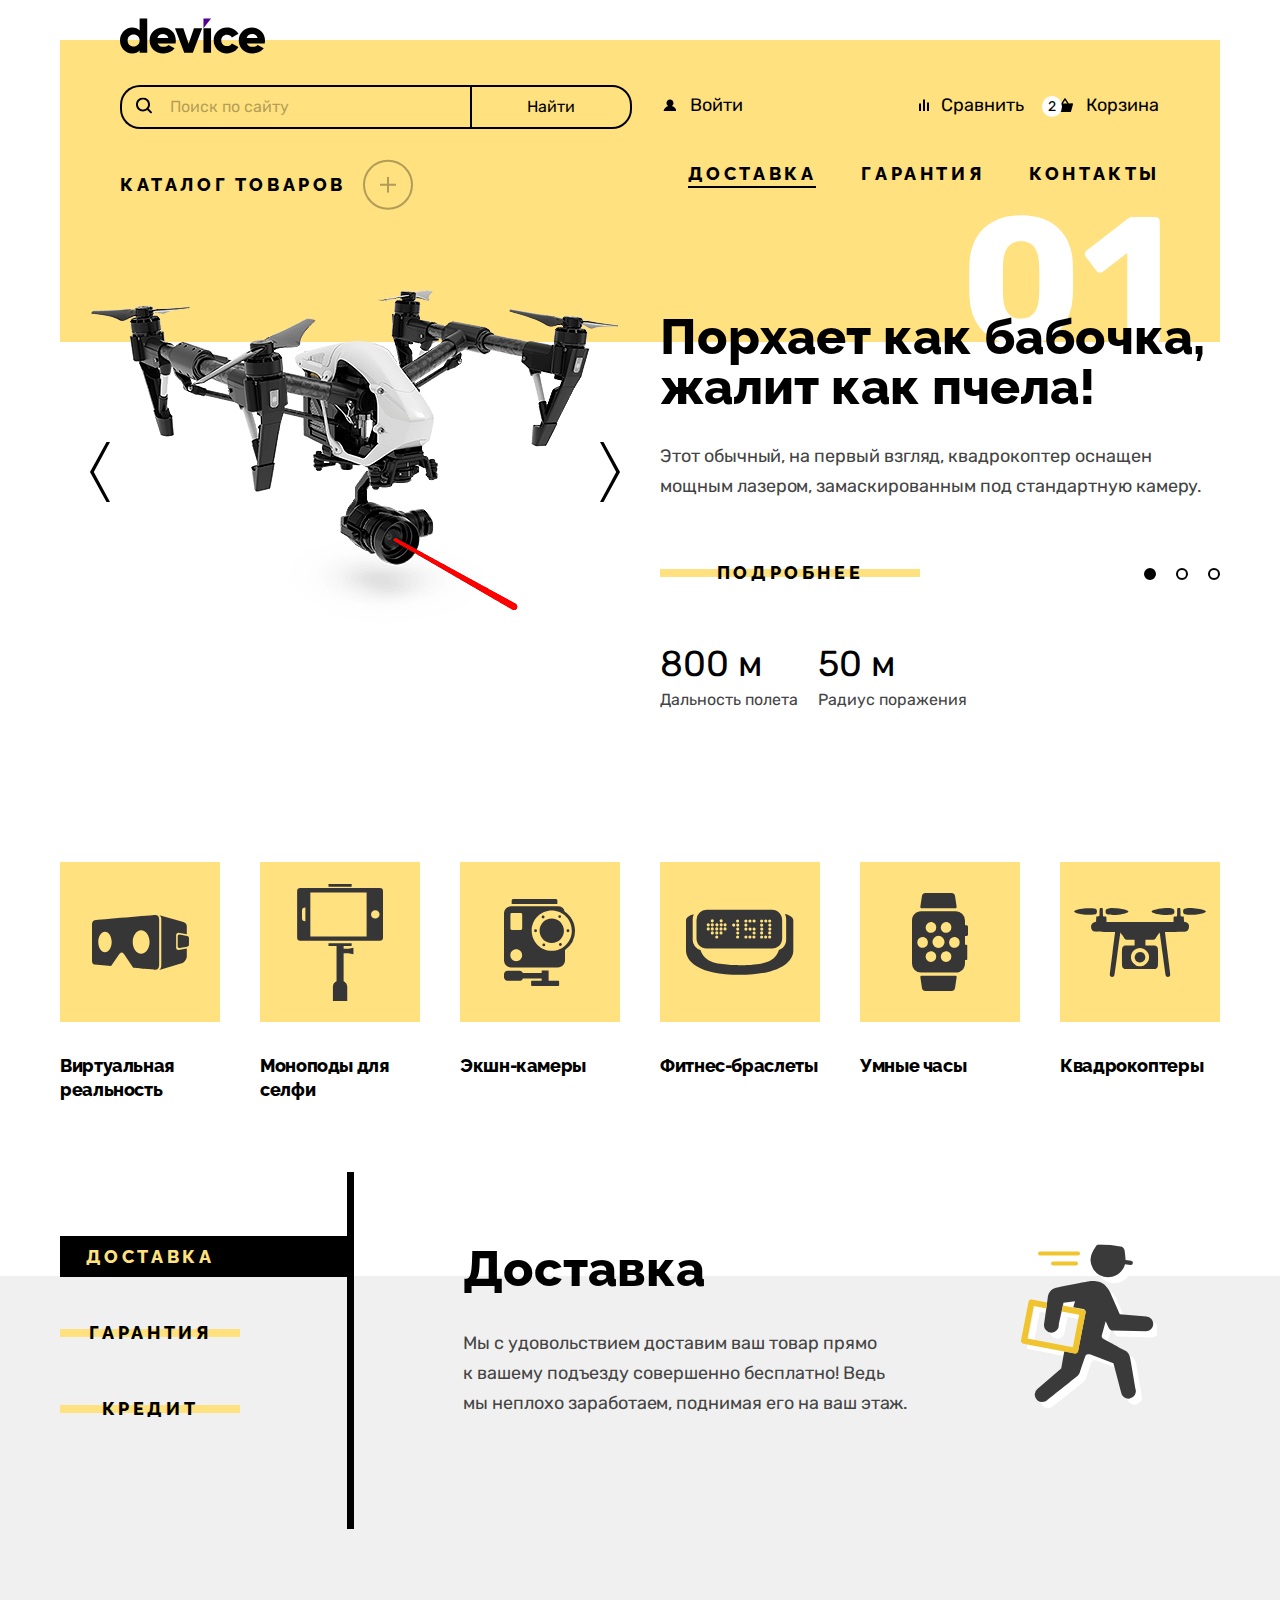
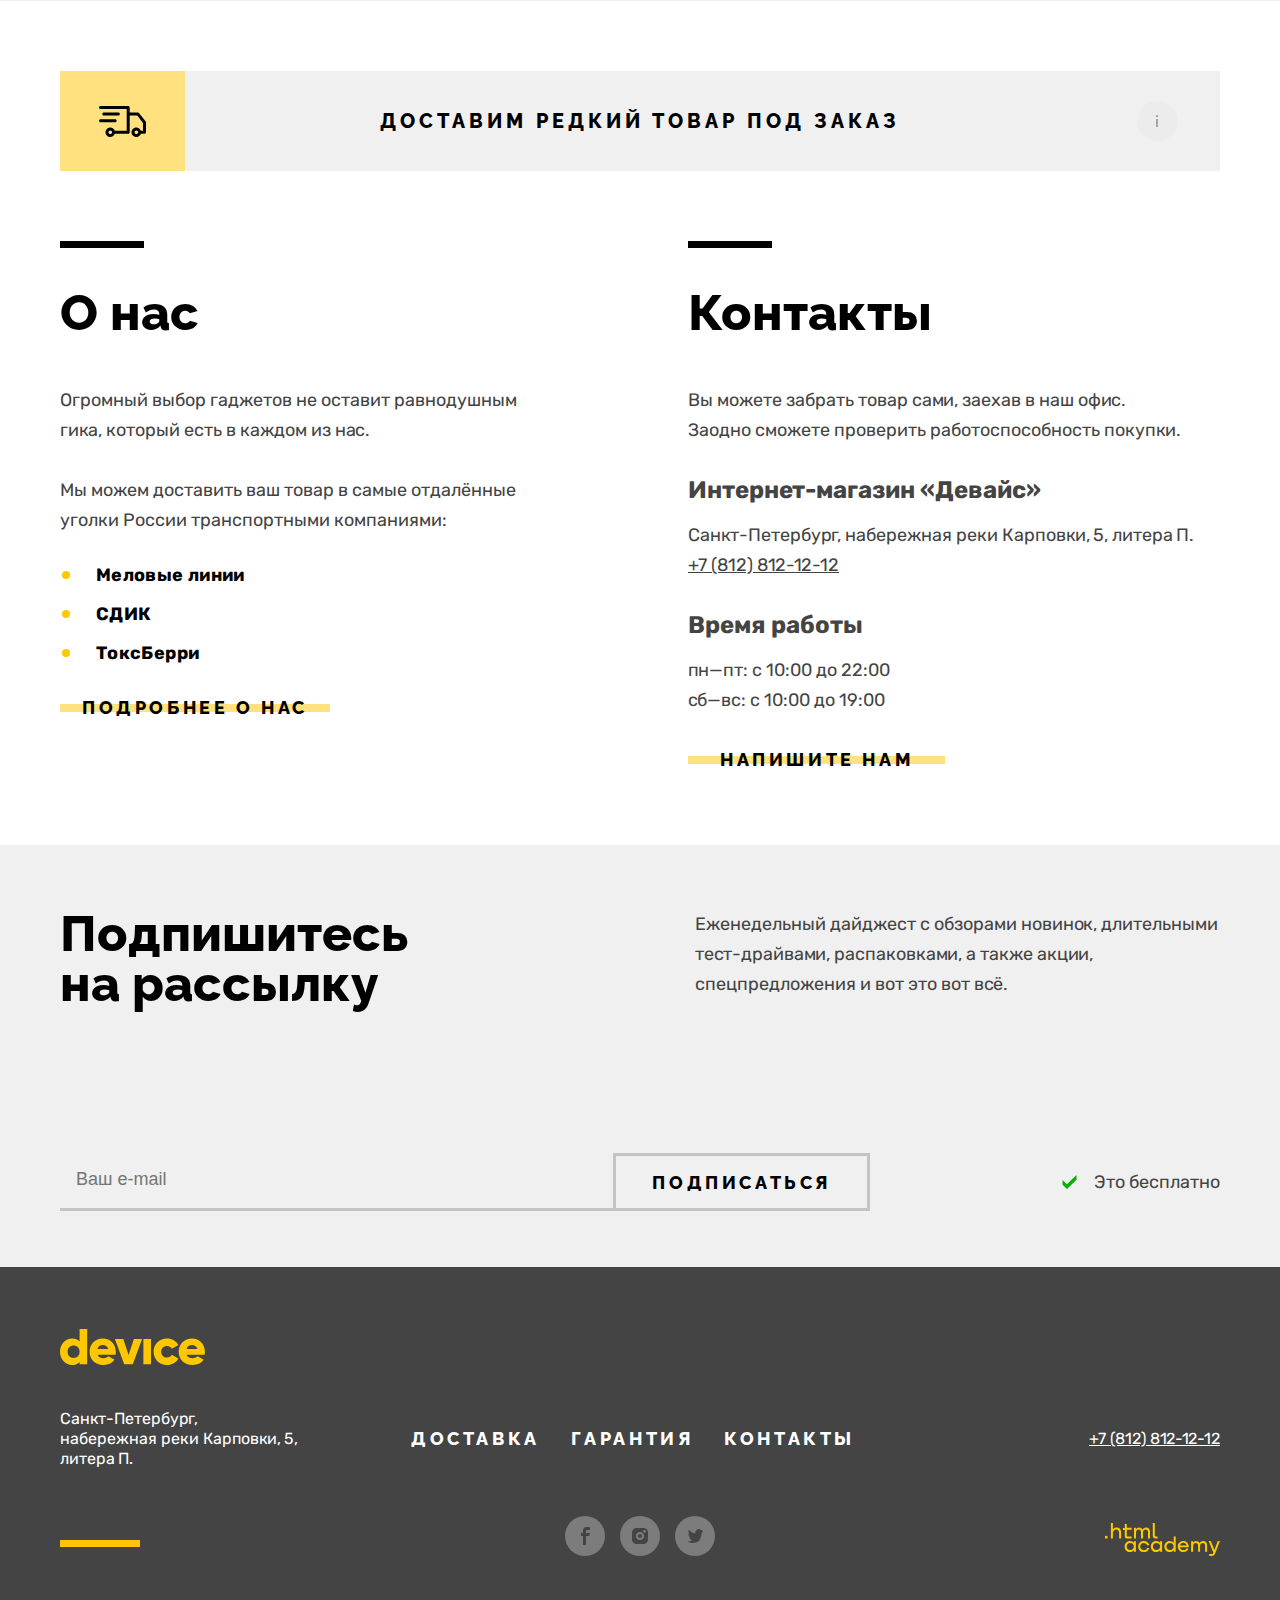
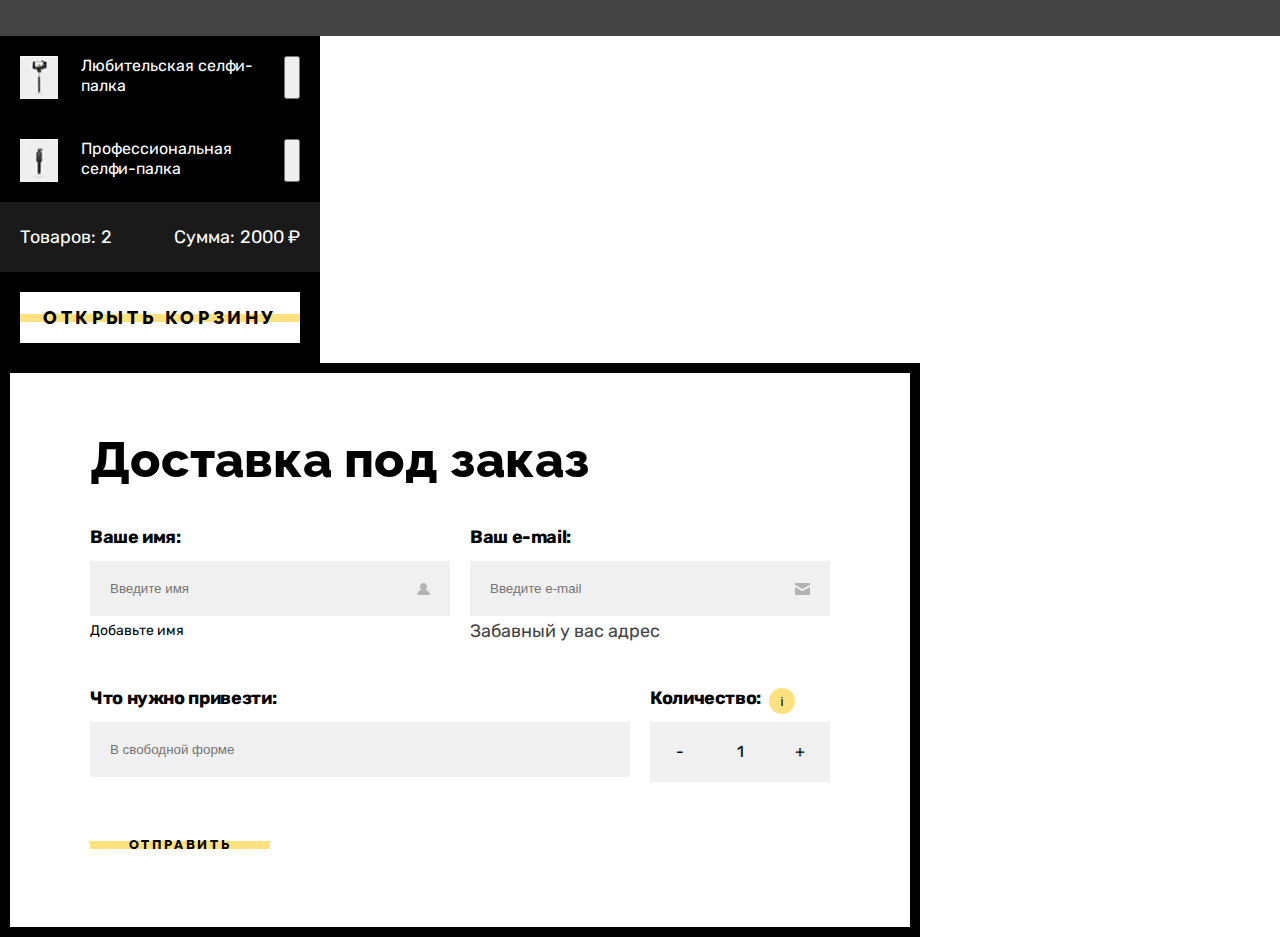
<file: index.html>
<!DOCTYPE html>
<html lang="ru">
  <head>
    <meta charset="utf-8">
    <meta name="viewport" content="width=device-width, initial-scale=1">
    <link href="css/style.css" rel="stylesheet">
    <title>Магазин гаджетов DEVICE</title>
  </head>
  <body>
    <header class="page-header">
      <nav class="main-navigation">
        <a class="logo-link logo-link-header">
          <img class="logo-img" src="img/header-logo.svg" alt="Логотип Device" width="145" height="36">
        </a>
        <div class="user-menu">
          <form action="https://echo.htmlacademy.ru/" method="get" class="search">
            <label>
              <span class="visually-hidden">Поиск по сайту</span>
              <input type="text" name="search" placeholder="Поиск по сайту">
            </label>
            <div class="submit-button-wrapper">
              <button type="submit">
                Найти
              </button>
            </div>
          </form>

          <ul class="navigation-list account-list">
            <li>
              <a href="#" class="login">Войти</a>
            </li>
          </ul>

          <ul class="navigation-list user-tools">
            <li>
              <a class="compare" href="#">Сравнить</a>
            </li>
            <li>
              <a class="cart" href="#">
                <span class="cart-counter">2</span>
                Корзина
              </a>
            </li>
          </ul>
        </div>
        <div class="user-menu">
          <div class="header-catalog-wrapper">
            <a class="header-catalog-title" href="">Каталог товаров</a>
            <ul class="header-catalog">
              <li>
                <a href="#" class="header-catalog-active">Виртуальная реальность</a>
              </li>
              <li>
                <a href="catalog.html">Моноподы для селфи</a>
              </li>
              <li>
                <a href="#">Экшн-камеры</a>
              </li>
             <li>
                <a href="#">Фитнес-браслеты</a>
              </li>
             <li>
                <a href="#">Умные часы</a>
              </li>
              <li>
               <a href="#">Квадрокоптеры</a>
              </li>
            </ul>
          </div>
          <ul class="header-info">
            <li>
              <a href="" class="info-item-active">Доставка</a>
            </li>
            <li>
             <a href="">Гарантия</a>
            </li>
           <li>
              <a href="">Контакты</a>
            </li>
          </ul>
        </div>
      </nav>
    </header>

    <main class="main-index main-container">
      <div class="page-wrapper">
       <h1 class="visually-hidden">Магазин гаджетов Device</h1>
        <div class="slider">
          <ul class="slider-list">
            <li class="slider-item">
              <div class="slider-img-wrapper">
                <img class="slider-img" src="img/slider-1.png" alt="Квадрокоптер" width="560" height="560">
                <div class="slider-buttons">
                  <button class="slider-button slider-button-prev" type="button">
                    <span class="visually-hidden">Предыдущее фото</span>
                  </button>
                 <button class="slider-button slider-button-next" type="button">
                   <span class="visually-hidden">Следующее фото</span>
                 </button>
                </div>
              </div>
              <div class="slider-content-wrapper">
                <b class="slider-title">Порхает как бабочка, жалит как пчела!</b>
                <p class="slider-description">Этот обычный, на первый взгляд, квадрокоптер оснащен мощным лазером, замаскированным под стандартную камеру.</p>
                <dl class="slider-item-character">
                  <div>
                    <dt>Дальность полета</dt>
                    <dd>800 м</dd>
                  </div>
                  <div>
                    <dt>Радиус поражения</dt>
                    <dd>50 м</dd>
                  </div>
                </dl>
                <a class="button slider-item-button" href="#">Подробнее</a>
              </div>
            </li>

           <li class="slider-item" hidden>
              <div class="slider-img-wrapper">
                <img class="slider-img" src="img/slider-2.png" alt="Фитнес-браслет" width="560" height="560">
                <div class="slider-buttons">
                  <button class="slider-button slider-button-prev" type="button">
                    <span class="visually-hidden">Предыдущее фото</span>
                  </button>
                 <button class="slider-button slider-button-next" type="button">
                   <span class="visually-hidden">Следующее фото</span>
                 </button>
                </div>
              </div>
              <div class="slider-content-wrapper">
                <b class="slider-title">Худеем <br> правильно!</b>
                <p class="slider-description">Мотивирующие фитнес-браслеты помогут найти в себе силы не пропускать занятия и соблюдать диету.</p>
                <dl class="slider-item-character">
                  <div>
                    <dt>Без подзарядки</dt>
                    <dd>48 часов</dd>
                  </div>
                </dl>
                <a class="button slider-item-button" href="#">Подробнее</a>
              </div>
            </li>

            <li class="slider-item" hidden>
              <div class="slider-img-wrapper">
                <img  class="slider-img" src="img/slider-3.png" alt="Палка для селфи" width="560" height="560">
                <div class="slider-buttons">
                  <button class="slider-button slider-button-prev" type="button">
                    <span class="visually-hidden">Предыдущее фото</span>
                  </button>
                 <button class="slider-button slider-button-next" type="button">
                   <span class="visually-hidden">Следующее фото</span>
                 </button>
                </div>
              </div>
              <div class="slider-content-wrapper">
                <b class="slider-title">Делай селфи, <br> как Бен Стиллер!</b>
                <p class="slider-description">Самая длинная палка для селфи доступна в нашем магазине. Восемь (Восемь, Карл!) метров длиной и весом всего 5 кг.</p>
                <dl class="slider-item-character">
                  <div>
                    <dt>Длина палки</dt>
                    <dd>8,5 м</dd>
                  </div>
                  <div>
                    <dt>Вес палки</dt>
                    <dd>5 кг</dd>
                  </div>
                  <div>
                    <dt>Материал</dt>
                    <dd>Карбон</dd>
                  </div>
                </dl>
                <a class="button slider-item-button" href="#">Подробнее</a>
              </div>
            </li>
          </ul>
          <ol class="slider-pagination">
            <li class="slider-pagination-item">
              <button class="slider-pagination-button slider-pagination-button-current"  type="button">
                <span class="visually-hidden">Первый слайд</span>
              </button>
            </li>
            <li class="slider-pagination-item">
              <button class="slider-pagination-button" type="button">
                <span class="visually-hidden">Второй слайд</span>
              </button>
            </li>
            <li class="slider-pagination-item">
              <button class="slider-pagination-button" type="button">
                <span class="visually-hidden">Третий слайд</span>
              </button>
            </li>
          </ol>
        </div>
        <section class="catalog">
          <h2 class="visually-hidden">Каталог товаров</h2>
         <ul class="catalog-list">
            <li class="catalog-item catalog_vr">
              <a href="#">Виртуальная реальность</a>
            </li>
            <li class="catalog-item catalog_monopode">
              <a href="catalog.html">Моноподы для селфи</a>
            </li>
            <li class="catalog-item catalog_action-cam">
              <a href="#">Экшн-камеры</a>
            </li>
            <li class="catalog-item catalog_fitness">
              <a href="#">Фитнес-браслеты</a>
            </li>
            <li class="catalog-item catalog_clocks">
              <a href="#">Умные часы</a>
            </li>
            <li class="catalog-item catalog_quadro">
              <a href="#">Квадрокоптеры</a>
            </li>
         </ul>
        </section>
      </div>

      <section class="services">
        <div class="page-wrapper">
         <h2 class="visually-hidden">Услуги</h2>
          <ul class="services-button-list">
            <li class="services-item-active">
              <button class="button services-button services-button-active" type="button">Доставка</button>
            </li>
            <li>
              <button class="button services-button" type="button">Гарантия</button>
            </li>
            <li>
              <button class="button services-button"  type="button">Кредит</button>
            </li>
          </ul>

          <ul class="services-list">
            <li class="services-delivery">
              <h3>Доставка</h3>
              <p class="services-description">Мы с удовольствием доставим ваш товар прямо <br> к вашему подъезду совершенно бесплатно! Ведь <br>
                мы неплохо заработаем, поднимая его на ваш этаж.</p>
            </li>

            <li class="services-guarantee">
              <h3>Гарантия</h3>
              <p class="services-description">Если из-за возгорания купленного у нас товара у ваc сгорит дом — не переживайте, мы выдадим вам новый.
                Товар, не дом, конечно же.</p>
            </li>

            <li class="services-credit">
              <h3>Кредит</h3>
              <p class="services-description">Залезть в долговую яму стало проще! Кредитные консультанты подберут для вас наиболее выгодные условия
                кредита. Выгодные для банка, разумеется.</p>
            </li>
          </ul>
        </div>
      </section>
      <div class="page-wrapper">
        <a class="promo" href="#">
          Доставим редкий товар под заказ
        </a>
      </div>

      <div class="main-columns page-wrapper">
        <section class="about">
          <h2 class="about-title">О нас</h2>
          <p class="about-description">Огромный выбор гаджетов не оставит равнодушным гика, который есть в каждом из нас.</p>
          <p class="about-description">Мы можем доставить ваш товар в самые отдалённые уголки России транспортными компаниями:</p>
          <ul class="about-list">
            <li>Меловые линии</li>
            <li>СДИК</li>
            <li>ТоксБерри</li>
          </ul>
          <a class="button about-button" href="">Подробнее о нас</a>
        </section>

        <section class="contacts">
          <h2 class="contacts-title">Контакты</h2>
          <p class="contacts-description">Вы можете забрать товар сами, заехав в наш офис. Заодно сможете проверить работоспособность покупки.</p>
          <h3 class="contacts-subtitle">Интернет-магазин «Девайс»</h3>
          <address class="contacts-address">
            <ul class="contacts-address-list">
              <li>
                Санкт-Петербург, набережная реки Карповки, 5, литера П.
              </li>

              <li>
                <a class="contacts-phone" href="tel:88128121212">+7 (812) 812-12-12</a>
              </li>
            </ul>
          </address>
          <h3 class="contacts-subtitle">Время работы</h3>
          <ul class="contacts-schedule">
            <li>пн—пт: с 10:00 до 22:00</li>
            <li>сб—вс: с 10:00 до 19:00</li>
          </ul>

          <a class="button contacts-button" href="#">Напишите нам</a>
        </section>
      </div>

      <section class="newsletter">
        <div class="page-wrapper">
          <div class="newsletter-intro">
            <h2 class="newsletter-title">Подпишитесь на рассылку</h2>
            <p class="newsletter-description">Еженедельный дайджест с обзорами новинок, длительными тест-драйвами, распаковками, а также акции, спецпредложения и вот это вот всё.</p>
          </div>
          <div class="newsletter-form-wrapper">
            <form class="newsletter-form">
              <label for="newsletter-email" class="visually-hidden">Ваш Email</label>
              <input class="newsletter-email" type="email" name="email" id="newsletter-email" placeholder="Ваш e-mail">

              <button type="submit">Подписаться</button>
            </form>
            <p class="newsletter-free">Это бесплатно</p>
          </div>
        </div>
      </section>
    </main>

    <footer class="page-footer">
      <div class="page-wrapper">
        <a class="logo-link footer-logo-link">
          <img class="logo-img" src="img/footer-logo.svg" alt="Логотип Device" width="145" height="36">
        </a>
        <div class="footer-middle">
          <address class="page-footer-address">
            Санкт-Петербург, набережная реки Карповки, 5, литера П.
          </address>
          <ul class="footer-info">
            <li>
              <a href="#">Доставка</a>
            </li>
            <li>
              <a href="#">Гарантия</a>
            </li>
            <li>
              <a href="#">Контакты</a>
            </li>
          </ul>
          <a class="footer-phone" href="tel:88128121212">+7 (812) 812-12-12</a>
        </div>
        <div class="footer-bottom">
          <ul class="footer-social">
            <li>
              <a class="footer-social-link" href="#">
                <svg aria-hidden="true" focusable="false" width="40" height="40" viewBox="0 0 40 40" fill="none" xmlns="http://www.w3.org/2000/svg">
                  <circle cx="20" cy="20" r="20" fill="white" fill-opacity="0.3"/>
                  <path d="M22.5 14H25V11H21.6C18.8 11 18 12.7 18 15.2V17H16V20H18V29H21V20H24.3L24.9 17H21V15.5C21 14.7 21.3 14 22.5 14Z" fill="#444444"/>
                </svg>
                <span class="visually-hidden">Фейсбук</span>
              </a>
            </li>
            <li>
              <a class="footer-social-link" href="#">
                <svg aria-hidden="true" focusable="false" width="40" height="40" viewBox="0 0 40 40" fill="none" xmlns="http://www.w3.org/2000/svg">
                  <circle cx="20" cy="20" r="20" fill="white" fill-opacity="0.3"/>
                  <path d="M20 22C21.1046 22 22 21.1046 22 20C22 18.8954 21.1046 18 20 18C18.8954 18 18 18.8954 18 20C18 21.1046 18.8954 22 20 22Z" fill="#444444"/>
                  <path d="M26.7 13.3C25.8 12.4 24.7 12 23.3 12H16.7C13.9 12 12 13.9 12 16.7V23.3C12 24.7 12.4 25.9 13.4 26.7C14.3 27.6 15.4 28 16.7 28H23.3C24.7 28 25.9 27.6 26.7 26.7C27.5 25.8 28 24.7 28 23.3V16.7C28 15.3 27.6 14.1 26.7 13.3ZM20 24.1C17.8 24.1 15.9 22.3 15.9 20C15.9 17.7 17.8 15.9 20 15.9C22.2 15.9 24.1 17.7 24.1 20C24.1 22.3 22.2 24.1 20 24.1ZM24.6 16.7C23.9 16.7 23.3 16.2 23.3 15.4C23.3 14.6 23.8 14.1 24.6 14.1C25.3 14.1 25.9 14.7 25.9 15.4C25.9 16.1 25.3 16.7 24.6 16.7Z" fill="#444444"/>
                </svg>
                <span class="visually-hidden">Инстаграм</span></a>
            </li>
            <li>
              <a class="footer-social-link" href="#">
                <svg aria-hidden="true" focusable="false" width="40" height="40" viewBox="0 0 40 40" fill="none" xmlns="http://www.w3.org/2000/svg">
                  <circle cx="20" cy="20" r="20" fill="white" fill-opacity="0.3"/>
                  <path d="M22.7 13.1551C24.2 12.6551 25.3 13.4551 25.9 14.2551C26.4 14.0551 27 13.8551 27.6 13.6551C27.6 14.4551 27.1 15.0551 26.8 15.2551C27.5 15.4551 28 14.8551 28 14.8551C27.9 15.7551 27.1 16.5551 26.6 16.7551C26.4 23.0551 23.8 27.1551 17.7 27.0551C17.2 27.0551 17.8 27.0551 17.3 27.0551C17 27.0551 13.6 26.6551 13 25.2551C15 25.4551 16.4 24.8551 17.1 24.1551C16.3 23.8551 14.7 23.7551 14.5 21.3551C14.8 21.5551 15 21.6551 15.6 21.5551C14.5 20.7551 13.3 20.0551 13.4 18.0551C13.7 18.3551 14.3 18.5551 14.6 18.4551C14 18.2551 12.8 15.3551 13.8 13.8551C15.4 15.5551 17.1 17.2551 20.1 17.3551C20.3 15.2551 21.1 13.8551 22.7 13.1551Z" fill="#444444"/>
                </svg>
                <span class="visually-hidden">Твиттер</span></a>
            </li>
          </ul>

          <a class="copyright" href="#">
            <svg aria-hidden="true" focusable="false" width="115" height="33" viewBox="0 0 115 33" fill="none" xmlns="http://www.w3.org/2000/svg" aria-label="Логотип HTMLAcademy">
              <path d="M0 12.9V15.5H2.5V12.9H0Z" fill="#FFC700"/>
              <path d="M11.6 4.5C10 4.5 8.8 5.2 8 6.2H7.9V0H5.9V15.5H7.9V10.2C7.9 8.1 9.2 6.6 11.2 6.6C13 6.6 14.1 8 14.1 9.8V15.5H16.1V9.4C16.2 6.4 14.3 4.5 11.6 4.5Z" fill="#FFC700"/>
              <path d="M26.6 4.8H21.8V1.1H19.8V4.9H17.9V6.9H19.8V12.9C19.8 14.6 20.8 15.6 22.5 15.6H26.6V13.6H22.9C22.2 13.6 21.8 13.2 21.8 12.5V6.8H26.6V4.8Z" fill="#FFC700"/>
              <path d="M41.1 4.6C39.5 4.6 38.2 5.4 37.6 6.7H37.5C36.9 5.5 35.7 4.6 34.1 4.6C32.7 4.6 31.6 5.4 31 6.4H30.9V4.8H29V15.4H31V10C31 8 32 6.5 33.6 6.5C35.1 6.5 36 7.5 36 9.1V15.4H38V9.8C38 7.4 39.4 6.5 40.6 6.5C42.1 6.5 43 7.5 43 9.1V15.4H45V8.9C45.1 6.4 43.6 4.6 41.1 4.6Z" fill="#FFC700"/>
              <path d="M47.8 12.7C47.8 14.4 48.8 15.4 50.6 15.4H52.6V13.4H50.9C50.2 13.4 49.8 13 49.8 12.3V0H47.8V12.7Z" fill="#FFC700"/>
              <path d="M28.9 19.7C28 18.6 26.7 17.9 25 17.9C21.9 17.9 19.6 20.2 19.6 23.5C19.6 26.8 21.9 29.1 25 29.1C26.8 29.1 28 28.3 28.8 27.2H28.9V28.8H30.9V18.2H28.9V19.7ZM25.3 27.1C23.1 27.1 21.7 25.5 21.7 23.5C21.7 21.5 23.1 19.9 25.3 19.9C27.5 19.9 28.9 21.5 28.9 23.5C28.9 25.4 27.5 27.1 25.3 27.1Z" fill="#FFC700"/>
              <path d="M44.2 22C43.7 19.6 41.6 17.9 38.8 17.9C35.4 17.9 33.2 20.4 33.2 23.5C33.2 26.6 35.4 29.1 38.8 29.1C41.6 29.1 43.7 27.3 44.2 24.9H42.1C41.7 26.2 40.4 27.2 38.8 27.2C36.6 27.2 35.2 25.6 35.2 23.6C35.2 21.6 36.6 20 38.8 20C40.4 20 41.6 21 42.1 22.2H44.2V22Z" fill="#FFC700"/>
              <path d="M55.1 19.7C54.2 18.6 52.9 17.9 51.2 17.9C48.1 17.9 45.8 20.2 45.8 23.5C45.8 26.8 48.1 29.1 51.2 29.1C53 29.1 54.2 28.3 55 27.2H55.1V28.8H57.1V18.2H55.1V19.7ZM51.5 27.1C49.3 27.1 47.9 25.5 47.9 23.5C47.9 21.5 49.3 19.9 51.5 19.9C53.7 19.9 55.1 21.5 55.1 23.5C55.1 25.4 53.6 27.1 51.5 27.1Z" fill="#FFC700"/>
              <path d="M68.7 19.8C67.8 18.7 66.5 17.9 64.8 17.9C61.7 17.9 59.4 20.2 59.4 23.5C59.4 26.8 61.6 29.1 64.8 29.1C66.5 29.1 67.8 28.3 68.6 27.3H68.7V28.8H70.7V13.4H68.7V19.8ZM65.1 27.1C62.9 27.1 61.5 25.5 61.5 23.5C61.5 21.5 62.9 19.9 65.1 19.9C67.3 19.9 68.7 21.5 68.7 23.5C68.6 25.5 67.2 27.1 65.1 27.1Z" fill="#FFC700"/>
              <path d="M78.3 17.9C75 17.9 72.8 20.4 72.8 23.5C72.8 26.5 74.9 29.1 78.3 29.1C80.8 29.1 82.8 27.8 83.5 25.5H81.4C80.9 26.5 79.8 27.1 78.4 27.1C76.5 27.1 75.1 25.8 75 24.2H83.8C84 20.6 81.8 17.9 78.3 17.9ZM78.3 19.8C80 19.8 81.3 20.8 81.6 22.4H75.1C75.4 20.9 76.6 19.8 78.3 19.8Z" fill="#FFC700"/>
              <path d="M98.2 17.9C96.6 17.9 95.3 18.7 94.6 19.9H94.5C93.9 18.7 92.7 17.9 91.1 17.9C89.7 17.9 88.6 18.6 88 19.7V18.2H86.1V28.8H88.1V23.4C88.1 21.4 89.1 20 90.7 19.9C92.2 19.9 93.1 20.9 93.1 22.5V28.8H95.1V23.2C95.1 20.8 96.5 19.9 97.7 19.9C99.2 19.9 100.1 20.9 100.1 22.5V28.8H102.1V22.3C102.2 19.7 100.7 17.9 98.2 17.9Z" fill="#FFC700"/>
              <path d="M109.4 27L105.8 18.1H103.6L108.4 29.7C108.1 30.6 107.7 30.9 106.7 30.9H104.2V32.9H106.7C108.5 32.9 109.5 32.1 110.2 30.3L114.9 18.1H112.8L109.4 27Z" fill="#FFC700"/>
            </svg>
          </a>
        </div>
      </div>
    </footer>

    <section class="modal-cart">
        <h2 class="visually-hidden">Корзина</h2>
        <ul class="cart-products">
         <li>
            <a href="#">
              <img src="img/cart-product-1.jpg" alt="" width="39" height="43">
              <h3>Любительская селфи-палка</h3>
            </a>
            <button class="delete-button" type="button">
              <span class="visually-hidden">Удалить</span>
            </button>
          </li>
          <li>
            <a href="#">
              <img src="img/cart-product-2.jpg" alt="" width="39" height="43">
              <h3>Профессиональная селфи-палка</h3>
            </a>
              <button class="delete-button"  type="button">
                <span class="visually-hidden">Удалить</span>
              </button>
          </li>
         </ul>
      <dl class="cart-total">
        <div class="cart-total-wrapper">
          <dt>Товаров:</dt>
          <dd>2</dd>
        </div>
        <div class="cart-total-wrapper">
          <dt>Сумма:</dt>
          <dd>2000 ₽</dd>
        </div>
      </dl>
      <a class="button modal-cart-button" href="#">Открыть корзину</a>
    </section>

    <section class="modal-delivery">
      <h2 class="delivery-title">Доставка под заказ</h2>
      <form class="delivery-form" action="https://echo.htmlacademy.ru/" method="post">
        <div class="modal-delivery-wrapper">
          <div class="input-wrapper">
            <label for="delivery-name">Ваше имя:</label>
            <input class="delivery-name" id="delivery-name" type="text" name="name" placeholder="Введите имя">
            <span class="input-help">Добавьте имя</span>
          </div>

          <div class="input-wrapper">
            <label for="delivery-email">Ваш e-mail:</label>
            <input class="delivery-email" id="delivery-email" type="email" name="email" placeholder="Введите e-mail">
            <span class="email-error">Забавный у вас адрес</span>
          </div>
        </div>

        <div class="modal-delivery-wrapper">
          <div class="input-wrapper">
            <label for="delivery-goods">Что нужно привезти:</label>
            <input class="delivery-goods" id="delivery-goods" type="text" name="order" placeholder="В свободной форме">
          </div>

          <div class="input-wrapper">
            <div class="quantity-wrapper">
              <label for="quantity">Количество:</label>
              <button class="tooltip-button">
                <span class="visually-hidden">Дополнительная информация про возможное количество</span>
                i
              </button>
              <p class="tooltip-text">Постараемся найти, сколько нужно. Привезём сколько получится по требованиям
            к провозу багажа.</p>
            </div>
            <div class="quantity-wrapper">
              <button type="button" class="quantity-button quantity-decrease">
                -
                <span class="visually-hidden">Уменьшить количество</span>
             </button>
              <input class="delivery-quantity" id="quantity" type="text" name="order" value="1">
              <button type="button" class="quantity-button quantity-increase">
                +
                <span class="visually-hidden">Увеличить количество</span>
             </button>
            </div>
          </div>
        </div>
        <button class="button delivery-form-button" type="submit">Отправить</button>
      </form>
    </section>
  </body>
</html>
</file>
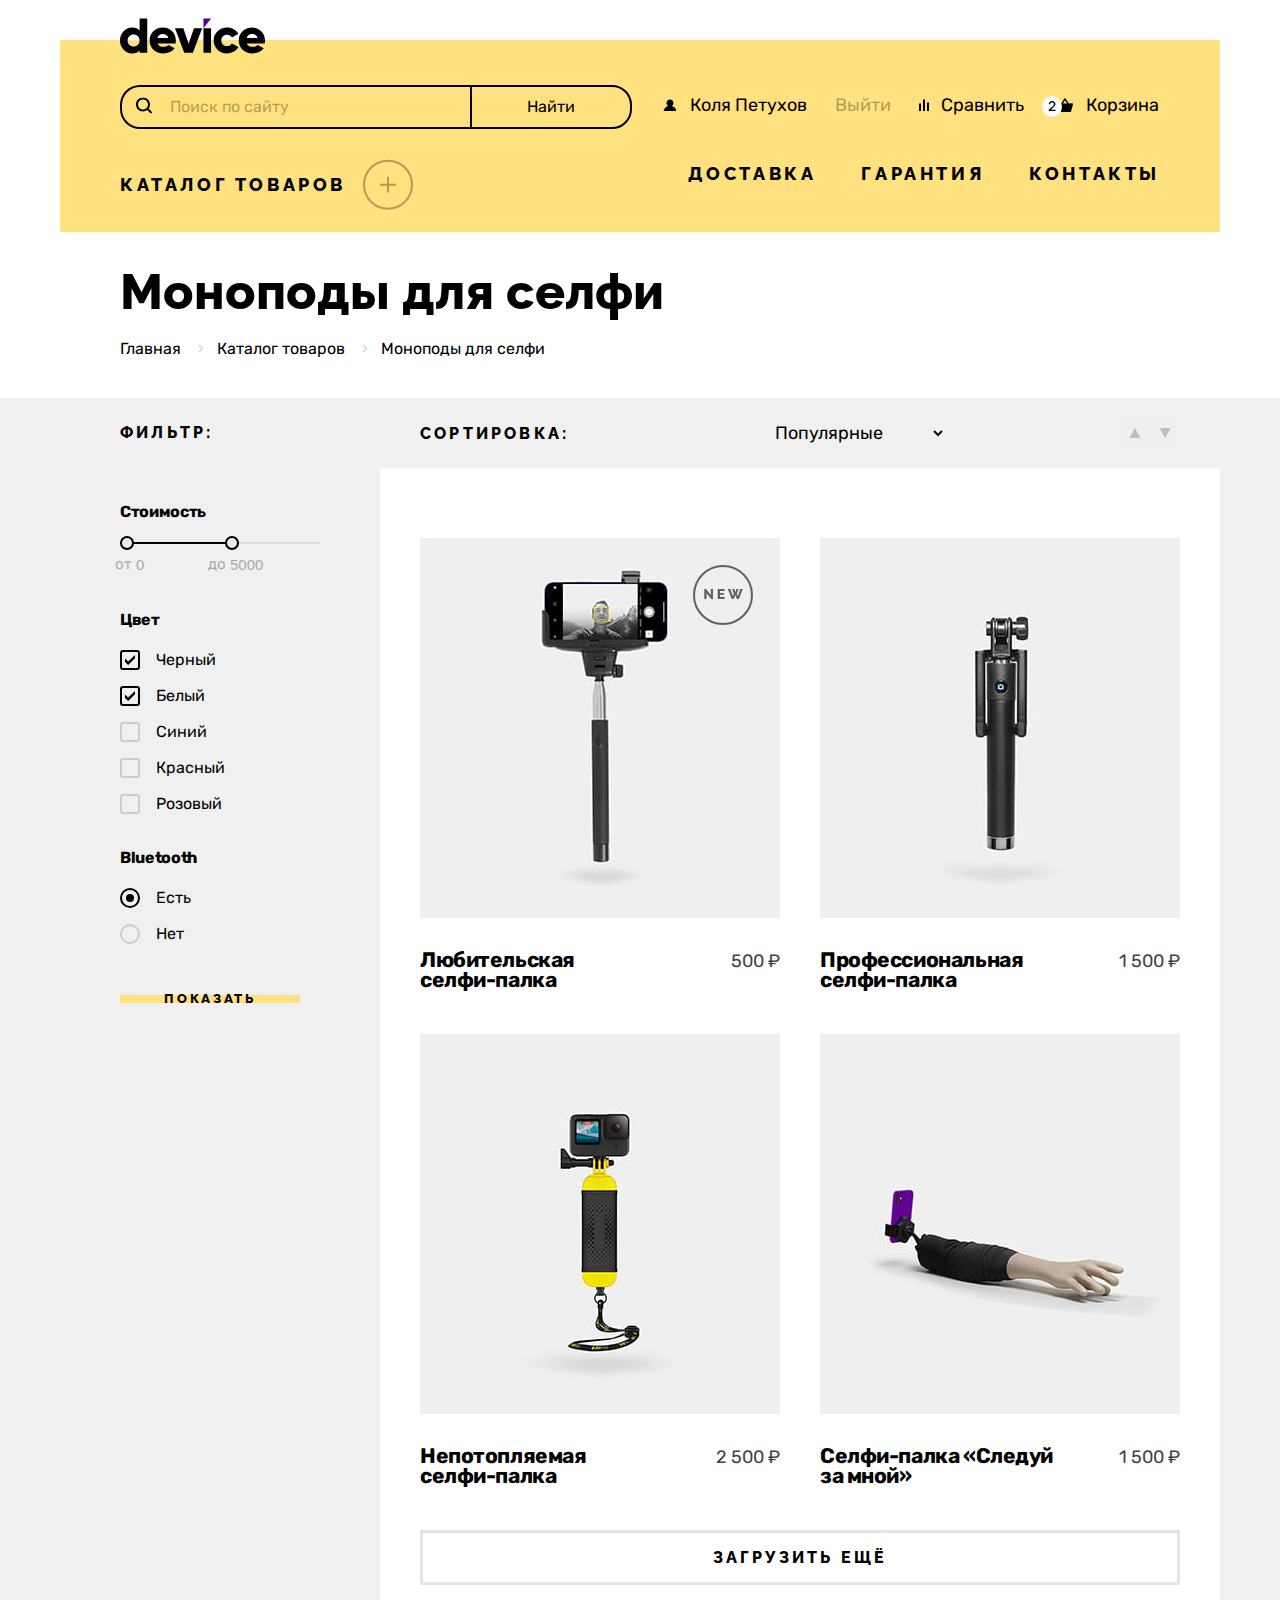
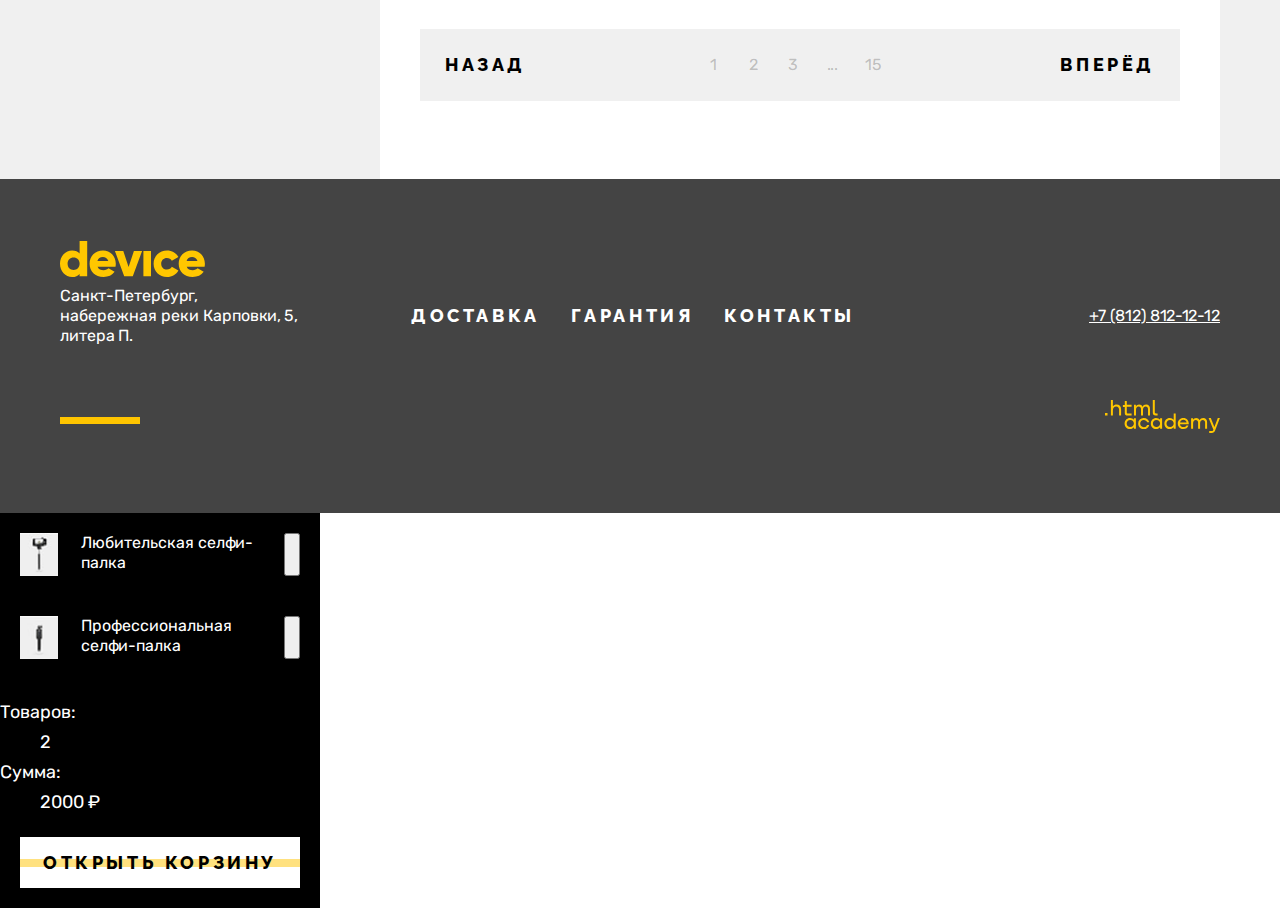
<file: catalog.html>
<!DOCTYPE html>
<html lang="ru">
  <head>
    <meta charset="utf-8">
    <meta name="viewport" content="width=device-width, initial-scale=1">
    <link href="css/style.css" rel="stylesheet">
    <title>Магазин гаджетов DEVICE</title>
  </head>
  <body>
    <header class="page-header">
      <nav class="main-navigation">
        <a class="logo-link logo-link-header" href="index.html">
          <img class="logo-img" src="img/header-logo.svg" alt="Логотип Device" width="145" height="36">
        </a>
        <div class="user-menu">
          <form action="https://echo.htmlacademy.ru/" method="get" class="search">
            <label>
              <span class="visually-hidden">Поиск по сайту</span>
              <input type="text" name="search" placeholder="Поиск по сайту">
            </label>
            <div class="submit-button-wrapper">
              <button type="submit">
                Найти
              </button>
            </div>
          </form>

          <ul class="navigation-list account-list">
            <li>
              <a class="login" href="#">Коля Петухов</a>
            </li>
            <li>
              <a class="logout" href="#">Выйти</a>
            </li>
          </ul>

          <ul class="navigation-list user-tools">
            <li>
              <a class="compare" href="#">Сравнить</a>
            </li>
            <li>
              <a class="cart" href="#">
                <span class="cart-counter">2</span>
                Корзина
              </a>
            </li>
          </ul>
        </div>
        <div class="user-menu">
          <div class="header-catalog-wrapper">
            <a class="header-catalog-title" href="">Каталог товаров</a>
            <ul class="header-catalog">
              <li>
                <a href="#">Виртуальная реальность</a>
              </li>
              <li>
                <a href="catalog.html">Моноподы для селфи</a>
              </li>
              <li>
                <a href="#">Экшн-камеры</a>
              </li>
             <li>
                <a href="#">Фитнес-браслеты</a>
              </li>
             <li>
                <a href="#">Умные часы</a>
              </li>
              <li>
               <a href="#">Квадрокоптеры</a>
              </li>
            </ul>
          </div>
          <ul class="header-info">
            <li>
              <a href="">Доставка</a>
            </li>
            <li>
             <a href="">Гарантия</a>
            </li>
           <li>
              <a href="">Контакты</a>
            </li>
          </ul>
        </div>
      </nav>
    </header>

    <main class="main-inner main-container">
      <div class="inner-container">
        <h1 class="page-title">Моноподы для селфи</h1>
        <ul class="breadcrumbs">
          <li>
            <a href="index.html">Главная</a>
          </li>
          <li>
            <a href="#">Каталог товаров</a>
          </li>
          <li>
            <a href="#">Моноподы для селфи</a>
          </li>
        </ul>
      </div>
      <section class="catalog-products">
        <div class="inner-columns">
          <h2 class="visually-hidden">Список товаров с фильтрами</h2>
          <form class="catalog-filter" action="https://echo.htmlacademy.ru/" method="get">
            <h3 class="form-title">Фильтр:</h3>
            <fieldset class="catalog-filter-group filter-price">
              <legend>Стоимость</legend>
              <div class="range-scale">
                <div class="range-bar" style="left: 0; right: 81px">
                  <button type="button" class="range-toggle toggle-min">
                    <span class="visually-hidden">Изменить минимальную цену</span>
                  </button>

                  <button type="button" class="range-toggle toggle-max">
                    <span class="visually-hidden">Изменить максимальную цену</span>
                  </button>
                </div>
              </div>
              <div class="range-inputs-wrapper">
                <label class="range-input-min"> от
                  <input type="number" name="min-price" placeholder="0">
                </label>

                <label class="range-input-max"> до
                  <input type="number" name="max-price" placeholder="5000">
                </label>
              </div>
            </fieldset>
            <fieldset class="catalog-filter-group filter-color">
              <legend>Цвет</legend>
              <ul class="catalog-filter-list color-list">
                <li>
                  <label class="control">
                    <input class="visually-hidden control-input" type="checkbox" name="color-black" checked>
                    <span class="control-mark"></span>
                    <span class="control-label">Черный</span>
                  </label>
                </li>
                <li>
                  <label class="control">
                    <input class="visually-hidden control-input" type="checkbox" name="color-white" checked>
                    <span class="control-mark"></span>
                    <span class="control-label">Белый</span>
                  </label>
                </li>
                <li>
                  <label class="control">
                    <input class="visually-hidden control-input" type="checkbox" name="color-blue">
                    <span class="control-mark"></span>
                    <span class="control-label">Синий</span>
                  </label>
                </li>
                <li>
                  <label class="control">
                    <input class="visually-hidden control-input" type="checkbox" name="color-red">
                    <span class="control-mark"></span>
                    <span class="control-label">Красный</span>
                  </label>
                </li>
                <li>
                  <label class="control">
                    <input class="visually-hidden control-input" type="checkbox" name="color-pink">
                    <span class="control-mark"></span>
                    <span class="control-label">Розовый</span>
                  </label>
                </li>
              </ul>
            </fieldset>
            <fieldset class="catalog-filter-group filter-bluetooth">
              <legend>Bluetooth</legend>
              <ul class="catalog-filter-list bluetooth-list">
                <li>
                  <label class="control">
                    <input class="visually-hidden control-input" type="radio" name="bluetooth" value="yes" checked>
                    <span class="control-mark"></span>
                    <span class="control-label">Есть</span>
                  </label>
                </li>
                <li>
                  <label class="control">
                    <input class="visually-hidden control-input"  type="radio" name="bluetooth" value="no">
                    <span class="control-mark"></span>
                    <span class="control-label">Нет</span>
                  </label>
                </li>
              </ul>
            </fieldset>
            <button class="button" type="submit">Показать</button>
          </form>
          <div class="catalog-columns">
            <div class="sorting-wrapper">
              <form class="sorting" action="https://echo.htmlacademy.ru/" method="get">
                <label class="form-title" for="sorting">Сортировка:</label>
                <select id="sorting" name="sorting" class="sorting-control">
                  <option value="sorting-popular">Популярные</option>
                  <option value="sorting-cheap">Сначала дешевые</option>
                  <option value="sorting-expensive">Сначала дорогие</option>
                </select>
              </form>
              <button class="sorting-button sorting-button-cheap">
                <span class="visually-hidden">Сначала дешевые</span>
              </button>
              <button class="sorting-button sorting-button-expensive">
                <span class="visually-hidden">Сначала дорогие</span>
              </button>
            </div>

            <div class="products-list-wrapper">
              <ul class="products-list">
                <li class="products-item products-item-new" tabindex="0">
                  <img class="product-image" src="img/catalog-1.jpg" alt="" width="360" height="380">
                  <div class="product-description">
                    <h3 class="product-title">Любительская <br> селфи-палка</h3>
                    <b class="product-price">500 ₽</b>
                  </div>
                  <a href="#" class="button product-button">Подробнее</a>
                </li>
                <li class="products-item" tabindex="0">
                  <img class="product-image"  src="img/catalog-2.jpg" alt="" width="360" height="380">
                  <div class="product-description">
                    <h3 class="product-title">Профессиональная селфи-палка</h3>
                    <b class="product-price">1 500 ₽</b>
                  </div>

                  <a href="#" class="button product-button">Подробнее</a>
                </li>
                <li class="products-item" tabindex="0">
                  <img class="product-image"  src="img/catalog-3.jpg" alt="" width="360" height="380">
                  <div class="product-description">
                    <h3 class="product-title">Непотопляемая
                      селфи-палка</h3>
                      <b class="product-price">2 500 ₽</b>
                    </div>
                  <a href="#" class="button product-button">Подробнее</a>
                </li>
                <li class="products-item" tabindex="0">
                  <img class="product-image"  src="img/catalog-4.jpg" alt="Селфи-палка в виде руки" width="360" height="380">
                  <div class="product-description">
                    <h3 class="product-title">Селфи-палка «Следуй за мной»</h3>
                    <b class="product-price">1 500 ₽</b>
                  </div>
                  <a href="#" class="button product-button">Подробнее</a>
                </li>
              </ul>
              <button class="load-more" type="button">Загрузить ещё</button>

              <ul class="pagination">
                <li class="pagination-prev pagination-disabled">
                  <a href="#">Назад</a>
                </li>
                <li class="pagination-item pagination-current">
                  <a href="#">1</a>
                </li>
                <li class="pagination-item">
                  <a href="#">2</a>
                </li>
                <li class="pagination-item">
                  <a href="#">3</a>
                </li>
                <li class="pagination-item">
                  <a>...</a>
                </li>
                <li class="pagination-item">
                  <a href="#">15</a>
                </li>
                <li class="pagination-next">
                  <a href="#">Вперёд</a>
                </li>
              </ul>
            </div>
          </div>
        </div>
      </section>
    </main>

    <footer class="page-footer">
      <div class="page-wrapper">
        <a class="logo-link" href="index.html">
          <img class="logo-img" src="img/footer-logo.svg" alt="Логотип Device" width="145" height="36">
        </a>
        <div class="footer-middle">
          <address class="page-footer-address">
            Санкт-Петербург, набережная реки Карповки, 5, литера П.
          </address>
          <ul class="footer-info">
            <li>
              <a href="#">Доставка</a>
            </li>
            <li>
              <a href="#">Гарантия</a>
            </li>
            <li>
              <a href="#">Контакты</a>
            </li>
          </ul>
          <a class="footer-phone" href="tel:88128121212">+7 (812) 812-12-12</a>
        </div>
        <div class="footer-bottom">
          <ul class="footer-social">
            <li>
              <a href="#"><span class="visually-hidden">Фейсбук</span></a>
            </li>
            <li>
              <a href="#"><span class="visually-hidden">Инстаграм</span></a>
            </li>
            <li>
              <a href="#"><span class="visually-hidden">Твиттер</span></a>
            </li>
          </ul>

          <a class="copyright" href="#">
            <img src="img/htmlacademy.svg" alt="htmlacademy" width="115" height="33">
          </a>
        </div>
      </div>
    </footer>


    <section class="modal-cart">
      <h2 class="visually-hidden">Корзина</h2>
      <ul class="cart-products">
        <li>
          <a href="#">
            <img src="img/cart-product-1.jpg" alt="" width="39" height="43">
            <h3>Любительская селфи-палка</h3>
          </a>
            <button type="button">
              <span class="visually-hidden">Удалить</span>
            </button>
        </li>
        <li>
          <a href="#">
            <img src="img/cart-product-2.jpg" alt="" width="39" height="43">
            <h3>Профессиональная селфи-палка</h3>
          </a>
            <button type="button">
              <span class="visually-hidden">Удалить</span>
            </button>
        </li>
      </ul>
      <dl>
        <dt>Товаров:</dt>
        <dd>2</dd>

        <dt>Сумма:</dt>
        <dd>2000 ₽</dd>
      </dl>
      <a class="button modal-cart-button" href="#">Открыть корзину</a>
    </section>
  </body>
</html>
</file>
<file: css/style.css>
@font-face {
  font-family: "Raleway";
  font-style: normal;
  font-weight: 800;
  src: url("../fonts/raleway/raleway-800.woff2") format("woff2");
  font-display: swap;
}

@font-face {
  font-family: "Rubik";
  font-style: normal;
  font-weight: 400;
  src: url("../fonts/rubik/rubik-400.woff2") format("woff2");
  font-display: swap;
}

@font-face {
  font-family: "Rubik";
  font-style: normal;
  font-weight: 700;
  src: url("../fonts/rubik/rubik-700.woff2") format("woff2");
  font-display: swap;
}

html {
  height: 100%;
}

body {
  font-family: "Rubik", "Arial", sans-serif;
  font-size: 18px;
  line-height: 30px;
  color: #444444;
  display: flex;
  flex-direction: column;
  min-height: 100%;
  margin: 0;
}

.button {
  font-family: "Raleway", "Arial", sans-serif;
  font-weight: 800;
  line-height: 21px;
  color: #000000;
  text-align: center;
  text-transform: uppercase;
  letter-spacing: 0.2em;
  text-decoration: none;
  background-color: transparent;
  border: none;
  position: relative;
  z-index: 1;
  padding: 10px 20px;
  min-width: 180px;
  cursor: pointer;
}

.button::after {
  content: "";
  width: 100%;
  height: 8px;
  position: absolute;
  left: 0%;
  top: 50%;
  margin-top: -4px;
  background-color: #ffe17f;
  z-index: -1;
}

.button:hover::after {
  height: 40px;
  margin-top: -20px;
}

.button:focus-visible {
  outline: 2px solid #af4fff;
}

.button:active::after {
  background-color: #ffcc33;
}

.button:disabled {
  opacity: 0.3;
}

.visually-hidden {
  position: absolute;
  width: 1px;
  height: 1px;
  margin: -1px;
  padding: 0;
  border: 0;
  clip: rect(0 0 0 0);
  overflow: hidden;
}

.page-header {
  background-color: #ffe17f;
  width: 1160px;
  margin: 0 auto;
  margin-top: 40px;
  /* min-height: 300px; */
}

.main-navigation {
  color: #000000;
  width: 1040px;
  margin: 0 auto;
  padding-top: 45px;
  padding-bottom: 22px;
}

.logo-link {
  /* margin-bottom: 30px; */
  display: block;
}

.logo-link:hover {
  opacity: 0.6;
}

.logo-link:focus-visible {
  outline: 2px solid #7b61ff;
}

.logo-link:active {
  opacity: 0.3;
}

.logo-link-header {
  /* margin-bottom: 30px; */
  position: absolute;
  top: 18px;
}

.user-menu {
  display: flex;
  justify-content: space-between;
}

.user-menu:not(:last-child) {
  margin-bottom: 30px;
}

.search {
  width: 517px;
  margin-right: 26px;
  display: flex;
  position: relative;
}

.search input {
  background-color: inherit;
  box-sizing: border-box;
  width: 350px;
  padding: 10px 16px 10px 48px;
  border: 2px solid #000000;
  border-radius: 20px 0 0 20px;
  font-size: 16px;
  line-height: 20px;
  border-right: none;
  outline: none;
}

.search label:focus-within {
  outline: 2px solid #af4fff;
  outline-offset: 2px;
}

.search input:disabled {
  opacity: 0.3;
}

.search::before {
  content: "";
  width: 16px;
  height: 17px;
  background-image: url("../img/search.svg");
  position: absolute;
  top: 12px;
  left: 16px;
}

.search button {
  font-family: inherit;
  font-size: 16px;
  color: inherit;
  background-color: inherit;
  line-height: 20px;
  text-align: center;
  padding: 10px 55px;
  border: 2px solid #000000;
  border-radius: 0 20px 20px 0;
  border-collapse: collapse;
  outline: none;
}

.search button:hover {
  color: #ffffff;
  background-color: #000000;
}

.submit-button-wrapper:focus-within {
  outline: 2px solid #af4fff;
  outline-offset: 2px;
}

.search button:active {
  color: rgba(255, 255, 255, 0.3);
}

.search button:disabled {
  opacity: 0.3;
}

.search input::-webkit-input-placeholder {
  font-family: "Rubik", "Arial", sans-serif;
  font-size: 16px;
  color: inherit;
  opacity: 0.3;
}

.navigation-list {
  margin: 0;
  padding: 0;
  list-style-type: none;
  display: flex;
  flex-wrap: wrap;
  /* justify-content: flex-end; */
}

.account-list {
  width: 231px;
}

.user-tools {
  width: 241px;
  margin-left: auto;
}

.navigation-list a {
  color: inherit;
  text-decoration: none;
  display: block;
  padding: 5px 0px 5px 22px;
}

.navigation-list a {
  color: inherit;
  text-decoration: none;
  display: block;
  padding: 5px 0px 5px 0px;
  position: relative;
}

.logout {
  opacity: 0.3;
}

.navigation-list a:hover {
  opacity: 0.6;
}

.navigation-list a:focus-visible {
  outline: 2px solid #af4fff;
}

.navigation-list a:active {
  opacity: 0.3;
}

.navigation-list a::before {
  content: "";
  position: absolute;
  top: 50%;
  left: 0;
}

.navigation-list .login {
  padding-left: 27px;
}

.navigation-list .compare {
  padding-left: 22px;
}


.login::before {
  width: 13px;
  height: 12px;
  margin-top: -6px;
  background-image: url("../img/login.svg");
}

.compare::before {
  width: 10px;
  height: 12px;
  margin-top: -6px;
  background-image: url("../img/compare.svg");
}

.navigation-list .cart::before {
  content: "";
  width: 16px;
  height: 14px;
  margin-top: -7px;
  background-image: url("../img/cart.svg");
  left: 15px;
}

.cart-counter {
  margin-right: 20px;
  background-color: #ffffff;
  border-radius: 50%;
  padding: 2px 6px;
  font-size: 14px;
  line-height: 14px;
  position: relative;
  z-index: 1;
}

.navigation-list .check-out-btn {
  padding-left: 15px;
}

.account-list li {
  margin-right: 28px;
}

.user-tools li {
  margin-right: 18px;
}

.navigation-list li:last-child {
  margin-right: 0;
}

.header-catalog-wrapper {
  position: relative;
  z-index: 1;
}

.header-catalog {
  margin: 0 auto;
  width: 1040px;
  padding: 0 60px;
  list-style-type: none;
  display: none;
  position: absolute;
  top: 33px;
  left: -60px;
  z-index: -1;
  padding-top: 35px;
  background-color: #ffe17f;
  grid-template-columns: 200px 160px 200px;
  grid-template-rows: repeat(3, min-content);
  column-gap: 52px;
  min-height: 145px;
}

.header-catalog li:nth-child(2),
.header-catalog li:nth-child(3) {
  grid-column: 1;
}

.header-catalog li:nth-child(4),
.header-catalog li:nth-child(5) {
  grid-column: 2;
}

.header-catalog li:nth-child(4) {
  grid-row: 1;
}

.header-catalog li:nth-child(5) {
  grid-row: 2;
}

.header-catalog li:nth-child(6) {
  grid-column: 3;
  grid-row: 1;
}

.header-catalog a {
  color: inherit;
  font-size: 16px;
  line-height: 18px;
  text-decoration: none;
}

.header-catalog a:hover {
  opacity: 0.6;
}

.header-catalog a:focus-visible {
  outline: 2px solid #af4fff;
}

.header-catalog a:active {
  opacity: 0.3;
}

.header-catalog-title {
  color: inherit;
  font-family: "Raleway", "Arial", sans-serif;
  font-size: 18px;
  line-height: 21px;
  text-decoration: none;
  text-transform: uppercase;
  letter-spacing: 0.2em;
  position: relative;
  /* padding: 15px 0; */
  display: flex;
  align-items: center;
  justify-content: space-between;
  width: 293px;
}

.header-catalog-title::after {
  content: "";
  width: 50px;
  height: 51px;
  background-image: url("../img/catalog-closed.svg");
  background-repeat: no-repeat;
  opacity: 0.3;
  /* position: absolute;
  top: 50%;
  margin-top: -25px;
  right: -57px; */
}

.header-catalog-title:focus-visible {
  outline: 2px solid #af4fff;
}

.header-catalog-wrapper:hover .header-catalog-title::after {
  background-image: url("../img/catalog-opened.svg");
  opacity: 0.3;
}

/*  */
.header-catalog-title:hover {
  opacity: 1;
}

/*
.header-catalog-title:hover::after {
  background-image: url("../img/catalog-open-hover.svg");
} */

.header-catalog-wrapper:hover .header-catalog
 {
  display: grid;
}

.header-info {
  margin: 0;
  padding: 0;
  list-style-type: none;
  display: flex;
  flex-wrap: wrap;
}

.header-info li:not(:last-child) {
  margin-right: 45px;
}

.header-info a {
  color: inherit;
  font-family: "Raleway", "Arial", sans-serif;
  font-size: 18px;
  line-height: 21px;
  text-decoration: none;
  text-transform: uppercase;
  letter-spacing: 0.2em;
  padding: 14px 0px 14px 0px;
}

.header-info a:hover {
  opacity: 0.6;
}

.header-info a:focus-visible {
  outline: 2px solid #af4fff;
}

.header-info a:active {
  opacity: 0.3;
}

.header-info .info-item-active,
.header-catalog-active {
  position: relative;
}

.info-item-active::after,
.header-catalog-active::after {
  content: "";
  width: 100%;
  background-color: #000000;
  position: absolute;
  bottom: 10px;
  left: 0;
}

.info-item-active::after {
  height: 2px;
  bottom: 10px;
}

.header-catalog-active::after {
  height: 1px;
  bottom: -2px;
}

.main-container {
  flex-grow: 1;
}

.page-wrapper {
  width: 1160px;
  margin: 0 auto;
  /* padding-left: 140px;
  padding-right: 140px; */
}

.slider {
  margin-bottom: 70px;
  position: relative;
}

.slider-list {
  margin: 0;
  padding: 0;
  counter-reset: slider 0;
}

.slider-item {
  display: flex;
  justify-content: space-between;
  background-image: linear-gradient(#FFE17F 110px, #ffffff 110px);
  position: relative;
  counter-increment: slider 1;
}

.slider-item::before {
  content: "0" counter(slider);
  width: 250px;
  height: 135px;
  color: #ffffff;
  font-family: "Rubik", "Arial", sans-serif;
  font-size: 180px;
  font-weight: 700;
  line-height: 30px;
  position: absolute;
  top: 35px;
  right: 49px;
  text-align: right;
}

.slider-item:not(:first-child) {
  display: none;
}

.slider-img {
  width: 560px;
  position: relative;
  top: -40px;
  left: 0;
  display: block;
}

.slider-button {
  width: 20px;
  height: 60px;
  background-color: transparent;
  border: none;
  outline: none;
  cursor: pointer;
  background-image: url("../img/slider-arrow.svg");
  background-repeat: no-repeat;
}

.slider-img-wrapper {
  position: relative;
}

.slider-buttons {
  display: flex;
  justify-content: space-between;
  position: absolute;
  top: 210px;
  left: 30px;
  right: 0;
}

.slider-button-next {
  transform: rotate(180deg);
}

.slider-button:hover {
  opacity: 0.6;
}

.slider-button:active {
  opacity: 0.3;
}

.slider-button:focus-visible {
  outline: 2px solid #af4fff;
  outline-offset: 2px;
}

.slider-content-wrapper {
  width: 560px;
  display: flex;
  flex-direction: column;
  align-items: flex-start;
  padding-top: 80px;
  z-index: 1;
}

.slider-title {
  font-family: "Raleway", "Arial", sans-serif;
  font-weight: 800;
  font-size: 50px;
  line-height: 50px;
  color: #000000;
  margin-top: 0;
  margin-bottom: 29px;
}

.slider-description {
  margin-top: 0;
  margin-bottom: 51px;
}

.slider-item-character {
  order: 2;
  display: flex;
}

.slider-item-character div {
  display: flex;
  flex-direction: column;
  margin-right: 20px;
}

.slider-item-button {
  order: 1;
  margin-bottom: 49px;
  padding: 10px 40px;
}


.slider-item dd {
  color: #000000;
  font-size: 36px;
  line-height: 43px;
  order: -1;
  margin-left: 0;
}

.slider-item dt {
  font-size: 16px;
}

.slider-pagination {
  list-style-type: none;
  margin: 0;
  padding: 0;
  display: flex;
  flex-wrap: wrap;
  justify-content: flex-end;
  position: absolute;
  right: 0;
  top: 325px;
}

.slider-pagination-item {
  margin-right: 20px;
}

.slider-pagination-item:last-child {
  margin-right: 0;
}

.slider-pagination-button {
  width: 12px;
  height: 12px;
  box-sizing: border-box;
  border-radius: 50%;
  border: 2px solid #000000;
  background-color: transparent;
  margin: 0;
  padding: 0;
  cursor: pointer;
}

.slider-pagination-button-current {
  background-color: #000000;
}

.slider-pagination-button:hover {
  opacity: 0.6;
}

.slider-pagination-button:active {
  opacity: 0.3;
}

.slider-pagination-button:focus-visible {
  outline: 2px solid #af4fff;
  outline-offset: 2px;
}



.catalog {
  margin-bottom: 70px;
}

.catalog-list {
  margin: 0;
  padding: 0;
  list-style-type: none;;
  display: flex;
  justify-content: space-between;
}

.catalog-item {
  width: 160px;
}

.catalog-item a {
  font-family: "Raleway", "Arial", sans-serif;
  line-height: 24px;
  font-weight: 800;
  color: #000000;
  letter-spacing: -0.02em;
  text-decoration: none;
  display: block;
}

.catalog-item a::before {
  content: "";
  display: block;
  /* position: relative; */
  width: 160px;
  height: 160px;
  background-color: #ffe17f;
  background-repeat: no-repeat;
  margin-bottom: 32px;
  background-position: 50%;
}

.catalog_vr a::before {
  background-image: url("../img/virtual.svg");
}

.catalog_monopode a::before {
  background-image: url("../img/mono.svg");
}

.catalog_action-cam a::before {
  background-image: url("../img/action.svg");
}

.catalog_fitness a::before {
  background-image: url("../img/fitnes.svg");
}

.catalog_clocks a::before {
  background-image: url("../img/clocks.svg");
}

.catalog_quadro a::before {
  background-image: url("../img/quadcopter.svg");
}

.catalog-item a:hover::before {
  background-color: #ffc700;
}

.catalog-item a:active {
  opacity: 0.3;
}

.catalog-item a:focus-visible {
  outline: 2px solid #af4fff;
  outline-offset: 2px;
}



.services {
  background-color: #f0f0f0;
  margin-bottom: 70px;
  background-image: linear-gradient(#ffffff 104px, #f0f0f0 104px);
}

.services .page-wrapper {
  display: flex;
  justify-content: space-between;
  align-items: flex-start;
  padding-bottom: 72px;
}


.services-button-list {
  margin: 0;
  padding: 0;
  list-style-type: none;
  width: 287px;
  display: flex;
  flex-direction: column;
  padding-top: 64px;
  padding-bottom: 65px;
  border-right: 7px solid #000000;
}

.services-button-list li {
  margin-bottom: 35px;
}



.services-button {
  padding: 10px 20px;
  font-size: 18px;
}

.services-button:focus {
  outline: 2px solid #af4fff;
  outline-offset: 2px;
}

.services-item-active {
  background-color: #000000;
}

.services-button-active::after {
  display: none;
}

.services-button-active {
  color: #ffe17f
}

.services-button-active:hover {
  color: rgba(255, 225, 127, 0.5);
}

.services-button-active:active {
  color: rgba(255, 225, 127, 0.3);
}

.services-item-active:focus-within {
  outline: 2px solid #af4fff;
  outline-offset: 2px;
}

.services-button-active:focus {
  outline: none;
}

.services-list {
  margin: 0;
  padding: 0;
  list-style-type: none;
  width: 757px;

}

.services-list li {
  padding-top: 72px;
  padding-bottom: 72px;
  background-repeat: no-repeat;
  background-position: top 72px right 63px;
}


.services-delivery {
  background-image: url("../img/delivery.svg");

}

.services-guarantee {
  background-image: url("../img/guarantee.svg");
}

.services-credit {
  background-image: url("../img/credit.svg");
}

.services-list li:not(:first-child) {
  display: none;
}

.services-list h3 {
  font-family: "Raleway", "Arial", sans-serif;
  font-size: 50px;
  font-weight: 800;
  line-height: 50px;
  color: #000000;
  margin-top: 0;
  margin-bottom: 34px;
}

.services-description {
  width: 475px;
}

.promo {
  font-family: "Raleway", "Arial", sans-serif;
  font-size: 20px;
  font-weight: 800;
  line-height: 24px;
  letter-spacing: 0.2em;
  text-align: center;
  text-decoration: none;
  text-transform: uppercase;
  color: #000000;
  display: block;
  margin-bottom: 70px;
  background: #f0f0f0;
  padding: 38px 125px;
  position: relative;
  display: block;
}

.promo::before {
  content: "";
  width: 125px;
  height: 100px;
  background-color: #ffe17f;
  background-image: url("../img/promo-delivery.svg");
  background-repeat: no-repeat;
  background-position: 50%;
  position: absolute;
  top: 0;
  left: 0;
}


.promo::after {
  content: "";
  width: 125px;
  height: 100px;
  background-image: url("../img/information.svg");
  background-repeat: no-repeat;
  background-position: 50%;
  position: absolute;
  top: 0;
  right: 0;
  opacity: 0.3;
}

.promo:hover::before {
  background-color: #ffc700;
}

.promo:hover::after {
  opacity: 1;
}

.promo:active {
  opacity: 0.3;
}

.promo:focus {
  outline: 2px solid #af4fff;
  outline-offset: 2px;
}



.main-columns {
  display: flex;
  justify-content: space-between;
  margin-bottom: 70px;
}

.about {
  width: 520px;
  padding-top: 47px;
  position: relative;
}

.contacts {
  width: 532px;
  padding-top: 47px;
  position: relative;
}

.about::before,
.contacts::before {
  content: "";
  width: 84px;
  height: 7px;
  background-color: #000000;
  /* display: block; */
  position: absolute;
  top: 0;
  left: 0;
}

.about-title {
  font-family: "Raleway", "Arial", sans-serif;
  font-size: 50px;
  font-weight: 800;
  line-height: 50px;
  color: #000000;
  margin-top: 0;
  margin-bottom: 47px;
}

.about-description {
  margin-top: 0;
  margin-bottom: 30px;
  width: 480px;
}

.about-list {
  font-weight: 700;
  letter-spacing: 0.02em;
  color: #000000;
  line-height: 20px;
  list-style-type: none;
  margin: 0;
  padding: 0;
  margin-bottom: 30px;
}

.about-list li {
  padding-left: 36px;
  margin: 0;
  margin-bottom: 19px;
  position: relative;
}

.about-list li::before {
  content: "";
  width: 8px;
  height: 8px;
  position: absolute;
  background-color: #ffc700;
  border-radius: 50%;
  left: 2px;
  top: 50%;
  margin-top: -4px;
}

.about-button {
  padding-left: 22px;
  padding-right: 22px;
}

.contacts-button {
  padding-left: 32px;
  padding-right: 32px;
}

.contacts-title {
  font-family: "Raleway", "Arial", sans-serif;
  font-size: 50px;
  font-weight: 800;
  line-height: 50px;
  color: #000000;
  margin-top: 0;
  margin-bottom: 47px;
}

.contacts-description {
  margin-top: 0;
  margin-bottom: 30px;
  width: 497px;
}

.contacts-subtitle {
  font-size: 24px;
  font-weight: 700;
  margin-top: 0;
  margin-bottom: 15px;
}

.contacts-address {
  font-style: normal;
}

.contacts-address-list {
  list-style-type: none;
  margin: 0;
  padding: 0;
  margin-bottom: 30px;
}

.contacts-phone {
  color: inherit;
}

.contacts-phone:hover {
  opacity: 0.6;
}

.contacts-phone:active {
  opacity: 0.3;
}

.contacts-phone:focus {
  outline: 2px solid #af4fff;
}


.contacts-schedule {
  list-style-type: none;
  margin: 0;
  margin-bottom: 30px;
  padding: 0;
}

.newsletter {
  background-color: #f0f0f0;
  padding-top: 64px;
  padding-bottom: 56px;
}

.newsletter-title {
  font-family: "Raleway", "Arial", sans-serif;
  font-size: 50px;
  font-weight: 800;
  line-height: 50px;
  color: #000000;

  width: 350px;
  margin-top: 0;
  margin-bottom: 0;
}

.newsletter-description {
  width: 525px;
  margin-top: 0;
  margin-bottom: 0;
}

 .newsletter-intro {
  margin-bottom: 144px;
  display: flex;
  justify-content: space-between;
}

.newsletter-form-wrapper {
  display: flex;
  justify-content: space-between;
  align-items: center;
}

.newsletter-form {
  width: 810px;
  display: flex;
  /* align-items: flex-end;/ */
}

.newsletter-email {
  width: 557px;
  box-sizing: border-box;
  padding: 11px 16px 14px 16px;
  background-color: transparent;
  border: none;
  border-bottom: 3px solid #c4c4c4;
  font-size: 18px;
  line-height: 30px;
  outline: none;
}

.newsletter-email-error {
  border-bottom: 3px solid #ff3d3d;
}

.newsletter-email:hover {
  background-color: #ebebeb;
  cursor: pointer;
}

.newsletter-email:focus {
  background-color: #dcdcdc;
}

.newsletter-email:disabled {
  opacity: 0.3;
}

.newsletter-free {
  margin: 0;
  padding-left: 32px;
  background-image: url("../img/done.svg");
  background-repeat: no-repeat;
  background-position: 0 50%;
}

.newsletter-form button {
  font-family: "Raleway", "Arial", sans-serif;
  font-weight: 800;
  font-size: 18px;
  line-height: 21px;
  color: #000000;
  text-align: center;
  text-transform: uppercase;
  letter-spacing: 0.2em;
  text-decoration: none;
  background-color: transparent;
  padding: 15px 36px;
  border: 3px solid #c4c4c4;
  cursor: pointer;
}

.newsletter-form button:hover {
  border-color: #000000;
}

.newsletter-form button:focus-visible {
  outline: 2px solid #af4fff;
}

.newsletter-form button:active {
  border-color: #000000;
  opacity: 0.3;
}

.page-footer {
  background-color: #444444;
  color: #ffffff;
  padding-top: 62px;
  padding-bottom: 65px;
}

.footer-logo-link {
  margin-bottom: 35px;
}

.footer-middle {
  display: flex;
  align-items: center;
}

.footer-bottom {
  display: grid;
  grid-template-columns: repeat(3, 1fr);
  align-items: center;
}

.footer-bottom::before {
  content: "";
  width: 80px;
  height: 7px;
  background-color: #ffc500;
}

.footer-middle {
  margin-bottom: 47px;
}

.page-footer-address {
  font-size: 16px;
  line-height: 20px;
  font-style: normal;
  width: 238px;
  margin-right: 113px;
}

.footer-info {
  width: 444px;
  margin: 0;
  padding: 0;
  list-style-type: none;
  display: flex;
  justify-content: space-between;
  flex-wrap: wrap;
}

.footer-info a {
  font-family: "Raleway", "Arial", sans-serif;
  font-weight: 800;
  line-height: 21px;
  letter-spacing: 0.2em;
  text-decoration: none;
  color: inherit;
  text-transform: uppercase;
  position: relative;
}

.footer-info a:hover {
  color: #ffc700;
}

.footer-info a:hover::after {
  content: "";
  position: absolute;
  width: 98%;
  height: 2px;
  background-color: #ffc700;
  left: 0;
  bottom: -4px;
}

.footer-info a:active {
  opacity: 0.3;
}

.footer-info a:focus-visible {
  outline: 2px solid #af4fff;
  outline-offset: 2px;
}

.footer-phone {
  font-size: 16px;
  line-height: 20px;
  color: inherit;
  margin-left: auto;
}

.footer-phone:hover {
  color: #ffc700;
}

.footer-phone:hover::after {
  content: "";
  position: absolute;
  width: 98%;
  height: 2px;
  background-color: #ffc700;
  left: 0;
  bottom: -4px;
}

.footer-phone:active {
  opacity: 0.3;
}

.footer-phone:focus-visible {
  outline: 2px solid #af4fff;
  outline-offset: 2px;
}

.footer-social {
  max-width: 195px;
  margin: 0;
  padding: 0;
  /* margin-left: auto; */
  list-style-type: none;
  justify-self: center;
  display: flex;
  flex-wrap: wrap;
}

.footer-social a {
  display: block;
  min-width: 40px;
  min-height: 40px;
  line-height: 0;
}

.footer-social-link:hover circle {
  fill: #ffc700;
  fill-opacity: 1;
}

.footer-social-link:active path {
  fill-opacity: 0.3;
}

.footer-social a:focus-visible {
  outline: 2px solid #af4fff;
  outline-offset: 2px;
}

.footer-social li {
  margin-right: 15px;
  margin-bottom: 15px;
}

.footer-social li:last-child {
  margin-right: 0;
}

.copyright {
  width: 115px;
  /* margin-left: 390px; */
  display: block;
  justify-self: end;
  /* line-height: 0; */
}

.copyright:hover path {
  fill: #ffffff;
}

.copyright:active path {
  fill-opacity: 0.3;
}

.copyright:focus-visible {
  outline: 2px solid #af4fff;
}

/*Модальные окна*/

.modal-cart {
  background-color: #000000;
  color: #ffffff;
  width: 320px;
}

.cart-products {
  margin: 0;
  padding: 0;
  list-style-type: none;
}

.cart-products li {
  padding: 20px;
  display: flex;
}

.cart-products a {
  color: inherit;
  font-size: 16px;
  line-height: 20px;
  text-decoration: none;
  display: flex;
  align-items: flex-start;
}

.cart-products img {
  margin-right: 23px;
}

.cart-products h3 {
  font-weight: 400;
  font-size: 16px;
  line-height: 20px;
  margin: 0;
}

.delete-button {
  margin-left: auto;
}

.cart-total {
  background-color: #1a1a1a;
  padding: 20px;
  margin: 0;
  display: flex;
  justify-content: space-between;
}

.cart-total-wrapper {
  display: flex;
}

.cart-total dt {
  margin-right: 5px;
}

.cart-total dd {
  margin: 0;
}

.modal-cart-button {
  color: #000000;
  background-color: #ffffff;
  margin: 20px;
  display: block;
  padding: 15px 23px;
}

.modal-delivery {
  width: 740px;
  border: 10px solid #000000;
  padding: 62px 80px;
  position: relative;
}

.modal-close {
  border: none;
  outline: none;
  background-color: transparent;
  width: 46px;
  height: 46px;
  background-image: url("../img/close-black.svg");
  background-repeat: no-repeat;
  background-position: center;
  cursor: pointer;
  position: absolute;
  top: 64px;
  right: 70px;
}

.modal-close:hover {
  opacity: 0.6;
}

.modal-close:active {
  opacity: 0.3;
}

.modal-close:focus {
  outline: 2px solid #af4fff;
  outline-offset: 2px;
}

.delivery-title {
  font-family: "Raleway", "Arial", sans-serif;
  font-size: 50px;
  font-weight: 800;
  line-height: 50px;
  color: #000000;
  margin-top: 0;
  margin-bottom: 42px;
}

.modal-delivery-wrapper {
  display: flex;
  justify-content: space-between;
  margin-bottom: 42px;
}

.input-wrapper {
  display: flex;
  flex-direction: column;
}

.delivery-form label {
  font-weight: 700;
  line-height: 20px;
  letter-spacing: -0.02em;
  color: #000000;
  margin-bottom: 14px;
}

.modal-delivery input {
  padding: 20px;
  box-sizing: border-box;
  background-color: #f0f0f0;
  border: none;
}

.modal-delivery input:hover {
  background-color: #dcdcdc;
}

.modal-delivery input:focus {
  outline: 2px solid #af4fff;
  outline-offset: 2px;
}

.modal-delivery input:disabled {
  opacity: 0.3;
}

.delivery-name {
  width: 360px;
  background-image: url("../img/form-name.svg");
  background-repeat: no-repeat;
  background-position: top 50% right 20px;
}

.delivery-email {
  width: 360px;
  background-image: url("../img/form-email.svg");
  background-repeat: no-repeat;
  background-position: top 50% right 20px;
}

.delivery-goods {
  width: 540px;
}

.modal-delivery .input-error {
  border: 2px solid #ff3d3d;
}

.input-help {
  font-size: 14px;
  font-weight: 400;
  color: #000000;
}

.input-help-error {
  color: #ff3d3d;
}

.tooltip-button {
  border: none;
  background-color: #ffe17f;
  border-radius: 50%;
  width: 26px;
  height: 26px;
  cursor: pointer;
  outline: none;
}

.quantity-label {
  position: relative;
}

.tooltip-text {
  background-color: #000000;
  font-size: 16px;
  line-height: 20px;
  color: #ffffff;
  font-weight: 400;
  margin: 0;
  display: none;
  position: absolute;
  width: 164px;
  z-index: 2;
  padding: 19px 17px 19px 19px;
  top: 35px;
  left: -19px;
}

.tooltip-text::before {
  content: "";
  background-image: url("../img/tooltip-triangle.svg");
  background-repeat: no-repeat;
  width: 14px;
  height: 6px;
  position: absolute;
  top: -6px;
  right: 42px;
}

.tooltip-button:hover + .tooltip-text,
.tooltip-button:focus + .tooltip-text {
  display: block;
}

.quantity-wrapper {
  display: flex;
}

.quantity-button, .delivery-quantity {
  font-family: Rubik;
  font-weight: 400;
  font-size: 16px;
  line-height: 20px;
  text-align: center;
  width: 60px;
}

.quantity-wrapper .delivery-quantity {
  padding: 20px 0;
  position: relative;
  z-index: 1;
  appearance: textfield;
}

.delivery-quantity::-webkit-outer-spin-button,
.delivery-quantity::-webkit-inner-spin-button {
  appearance: none;
  margin: 0;
}

.quantity-button {
  border: none;
  padding: 0;
  background-color: #f0f0f0;
  cursor: pointer;
}

.quantity-button:hover {
  background-color: #ebebeb;
  color: rgba(0, 0, 0, 0.6);
}

.quantity-button:focus-visible {
  outline: none;
  border: 2px solid #af4fff;
}

.quantity-button:active {
  background-color: #ebebeb;
  color: rgba(0, 0, 0, 0.3);
}

.quantity-button:disabled {
  background-color: #f0f0f0;
  opacity: 0.3;
}

.quantity-wrapper label {
  margin-right: 8px;
}




/*Страница каталога*/

.main-inner {
  color: #000000;
  padding-top: 35px;
}

.inner-container {
  width: 1040px;
  margin: 0 auto;
  /* padding-left: 60px;
  padding-right: 40px; */
}

.inner-columns {
  display: flex;
  justify-content: space-between;
  width: 1160px;
  margin: 0 auto;
}

.page-title {
  font-family: "Raleway", "Arial", sans-serif;
  font-size: 50px;
  font-weight: 800;
  line-height: 50px;
  margin-top: 0;
  margin-bottom: 16px;
}

.breadcrumbs {
  margin: 0;
  padding: 0;
  list-style-type: none;
  margin-bottom: 35px;
  display: flex;
}

.breadcrumbs li {
  margin-right: 36px;
  position: relative;
}

.breadcrumbs li:not(:first-child)::before {
  content:"";
  position: absolute;
  width: 4px;
  height: 7px;
  background-image: url("../img/breadcrumbs-arrow.svg");
  top: 50%;
  margin-top: -3px;
  left: -16px;
  margin-left: -2px;
}

.breadcrumbs a {
  font-size: 16px;
  line-height: 19px;
  color: inherit;
  text-decoration: none;
}

.breadcrumbs a:hover {
  opacity: 0.6;
}

.breadcrumbs a:focus-visible {
  outline: 2px solid #af4fff;
}

.breadcrumbs a:active {
  opacity: 0.3;
}

.catalog-products {
  background-color: #f0f0f0;
}

.catalog-columns {
  width: 840px;
}

.catalog-filter {
  width: 200px;
  padding: 25px 60px;
}

.form-title {
  font-family: "Raleway", "Arial", sans-serif;
  font-size: 16px;
  font-weight: 800;
  line-height: 19px;
  letter-spacing: 0.2em;
  margin-top: 0;
  margin-bottom: 60px;
  text-transform: uppercase;
}

.catalog-filter legend {
  font-weight: 700;
  line-height: 20px;
  letter-spacing: -0.02em;
  padding: 0;
  margin-bottom: 20px;
}

.catalog-filter-group {
  font-size: 16px;
  line-height: 19px;
  margin: 0;
  padding: 0;
  margin-bottom: 35px;
  border: none;
}

.filter-price {
  position: relative;
}

.filter-price label {
  font-size: 15px;
  line-height: 18px;
  text-align: center;
  opacity: 0.3;
}

.range-scale {
  width: 200px;
  height: 2px;
  background-color: #dcdcdc;
  margin-bottom: 11px;
  position: relative;
}

.range-bar {
  position: absolute;
  background-color: #000000;
  height: 2px;
}

.range-toggle {
  width: 14px;
  height: 14px;
  margin: 0;
  padding: 0;
  border-radius: 50%;
  background-color: transparent;
  border: 2px solid #000000;
  cursor: pointer;
  position: absolute;
  background-color: #ebebeb;
}

.range-toggle:hover {
  border-color: rgba(0, 0, 0, 0.6);
}

.range-toggle:active {
  border-color: rgba(0, 0, 0, 0.3);
}

.range-toggle:focus-visible::after {
  content: "";
  width: 100%;
  height: 100%;
  position: absolute;
  top: 0;
  left: 0;
  outline: 2px solid #af4fff;
  outline-offset: 2px;
}

.toggle-min {
  top: -6px;
  left: 0;
}

.toggle-max {
  top: -6px;
  right: 0;
}

.range-inputs-wrapper {
  display: flex;
  position: relative;
  left: -5px;
}

.range-inputs-wrapper label {
  display: flex;
  font-size: 15px;
  line-height: 18px;
}

.range-inputs-wrapper input {
  background-color: transparent;
  border: none;
  outline: none;
  color: #000000;
  appearance: textfield;
  font-size: 15px;
  line-height: 18px;
  cursor: pointer;
  margin-left: 2px;
}

.range-inputs-wrapper input:hover {
  background-color: #dcdcdc;
}

.range-inputs-wrapper label:focus-within {
  outline: 2px solid #af4fff;
  outline-offset: 2px;
}

.range-inputs-wrapper input::-webkit-input-placeholder {
  color: #000000;
}


.range-inputs-wrapper input::-webkit-outer-spin-button,
.range-inputs-wrapper input::-webkit-inner-spin-button {
  appearance: none;
  margin: 0;
}

.range-input-min input,
.range-input-max input {
  max-width: 50px;
}

.range-input-min {
  margin-right: 20px;
}


.catalog-filter-list {
  list-style-type: none;
  margin: 0;
  padding: 0;
}

.catalog-filter-list li:not(:last-child) {
  margin-bottom: 17px;
}


.control {
  position: relative;
  padding-left: 36px;
  display: block;
  cursor: pointer;
}

.control:hover {
  opacity: 0.6;
}

.control:active {
  opacity: 0.3;
}

.control-input:focus + .control-mark::after {
  content: "";
  width: 100%;
  height: 100%;
  position: absolute;
  outline: 2px solid #af4fff;
  outline-offset: 2px;
}

.control-input:disabled + .control-mark,
.control-input:disabled ~ .control-label {
  opacity: 0.1;
}

.control-mark {
  position: absolute;
  left: 0;
  top: 0px;
  width: 16px;
  height: 16px;
  border: 2px solid #cccccc;
  border-radius: 3px;

}

.control-input[type="checkbox"]:checked + .control-mark::before {
  content: "";
  width: 10px;
  height: 10px;
  background-image: url("../img/checkbox.svg");
  background-repeat: no-repeat;
  position: absolute;
  top: 3px;
  left: 3px;
}

.control-input[type="checkbox"]:checked + .control-mark,
.control-input[type="radio"]:checked + .control-mark {
  border-color: #000000;
}

.control-input[type="radio"] + .control-mark {
  border-radius: 50%;
}

.control-input[type="radio"]:checked + .control-mark::before {
  content: "";
  width: 8px;
  height: 8px;
  border-radius: 50%;
  background-color: #000000;
  position: absolute;
  top: 4px;
  left: 4px;
}


.sorting-wrapper {
  display: flex;
  padding: 20px 40px;
}

.sorting {
  margin-right: auto;
}

.sorting .form-title {
  margin-right: 198px;
}

.sorting-control {
  background-color: transparent;
  border: none;
  outline: none;
  font-family: "Rubik", "Arial", sans-serif;
  font-size: 18px;
  line-height: 30px;
  color: #000000;
}

.sorting-control:hover {
  opacity: 0.6;
}

.sorting-control:active {
  opacity: 0.3;
}

.sorting-control:focus {
  outline: 2px solid #af4fff;
}

.sorting-button {
  width: 30px;
  height: 30px;
  cursor: pointer;
  position: relative;
  outline: none;
  border: none;
}

.sorting-button::before {
  content: "";
  position: absolute;
  top: 0;
  left: 0;
  width: 30px;
  height: 30px;
  background-image: url("../img/sorting-min-max.svg");
  background-repeat: no-repeat;
  background-position: 50%;
  opacity: 0.2;
}

.sorting-button-expensive::before {
  transform: rotate(180deg);
}

.sorting-button:hover::before {
  opacity: 0.5;
}

.sorting-button:active::before {
  opacity: 1;
}

.sorting-button:focus {
  outline: 2px solid rgba(175, 79, 255, 1);
  outline-offset: 2px;
  z-index: 1;
}



.products-list {
  margin: 0;
  margin-bottom: 44px;
  padding: 0;
  list-style-type: none;
  display: grid;
  grid-template-columns: repeat(auto-fill, 360px);
  gap: 44px 40px;
}

.products-list-wrapper {
  background-color: #ffffff;
  padding: 70px 40px 78px;
}

.products-item {
  position: relative;
}

.products-item-new::before {
  content: "";
  width: 60px;
  height: 60px;
  position: absolute;
  top: 27px;
  right: 27px;
  background-image: url("../img/product_new.svg");
  background-repeat: no-repeat;

}

.products-item:hover::after {
  content: "";
  width: 100%;
  height: 380px;
  background-color: #f0f0f0;
  opacity: 0.8;
  position: absolute;
  top: 0;
  left: 0;
}

.products-item:hover {
  cursor: pointer;
}

.products-item:hover .product-description {
  opacity: 0.6;
}

.products-item:active .product-description {
  opacity: 0.3;
}

.products-item:active .product-button::after {
  background-color: #ffc700;
}

.products-item:focus {
  outline: 2px solid #af4fff;
  outline-offset: 2px;
}

/* .products-list a {
  color: inherit;
  text-decoration: none;
} */

.product-description {
  display: flex;
  justify-content: space-between;
  align-items: flex-start;
}

.product-title {
  font-weight: 700;
  line-height: 20px;
  letter-spacing: -0.02em;
  margin: 0;
  max-width: 235px;
}

.product-price {
  color: #444444;
  line-height: 22px;
  font-weight: 400;
}

.product-image {
  margin-bottom: 32px;
  display: block;
}

.product-button {
  display: none;
  position: absolute;
  top: 170px;
  left: 70px;
}

.products-item:hover .product-button {
  display: block;
}

.load-more {
  font-family: "Raleway", "Arial", sans-serif;
  font-size: 16px;
  font-weight: 800;
  line-height: 19px;
  letter-spacing: 0.2em;
  text-transform: uppercase;
  background-color: transparent;
  margin-bottom: 44px;
  width: 100%;
  border: 3px solid #e5e5e5;
  padding-top: 15px;
  padding-bottom: 15px;;
}

.load-more:hover {
  border-color: #000000;
}

.load-more:focus-visible {
  outline: 2px solid #af4fff;
}

.load-more:active {
  border-color: #000000;
  opacity: 0.3;
}

.load-more:disabled {
  opacity: #e5e5e5;
}

.pagination {
  background-color: #f0f0f0;
  margin: 0;
  padding: 0;
  list-style-type: none;
  display: flex;
  align-items: center;
}

.pagination-prev a, .pagination-next a {
  font-family: "Raleway", "Arial", sans-serif;
  font-weight: 800;
  line-height: 22px;
  letter-spacing: 0.2em;
  color: inherit;
  text-transform: uppercase;
  text-decoration: none;
  padding: 25px;
  display: block;
}

.pagination-prev a:hover,
.pagination-next a:hover {
  background-color: #dcdcdc;
}

.pagination-prev a:active,
.pagination-next a:active {
  color: rgba(0, 0, 0, 0.3);
}

.pagination-prev a:focus,
.pagination-next a:focus {
  background-color: #f0f0f0;
  outline: 2px solid #af4fff;
  outline-offset: 2px;
}

.pagination-prev {
  margin-right: auto;
}

.pagination-next {
  margin-left: auto;
}

.pagination-item a {
  font-size: 16px;
  line-height: 20px;
  text-align: center;
  /* opacity: 0.3; */
  color: rgba(68, 68, 68, 0.3);
  text-decoration: none;
  /* color: inherit; */
  padding-top: 10px;
  padding-bottom: 10px;
  display: block;
  width: 40px;
}

.pagination-item a:hover {
  color: rgba(68, 68, 68, 1);
}

.pagination-item a:active {
  color: rgba(68, 68, 68, 0.1);
}

.pagination-item a:focus {
  outline: 2px solid #af4fff;
  outline-offset: 2px;
}

.pagination-item .pagination-current {
  color: rgba(68, 68, 68, 0.6);
}
</file>
